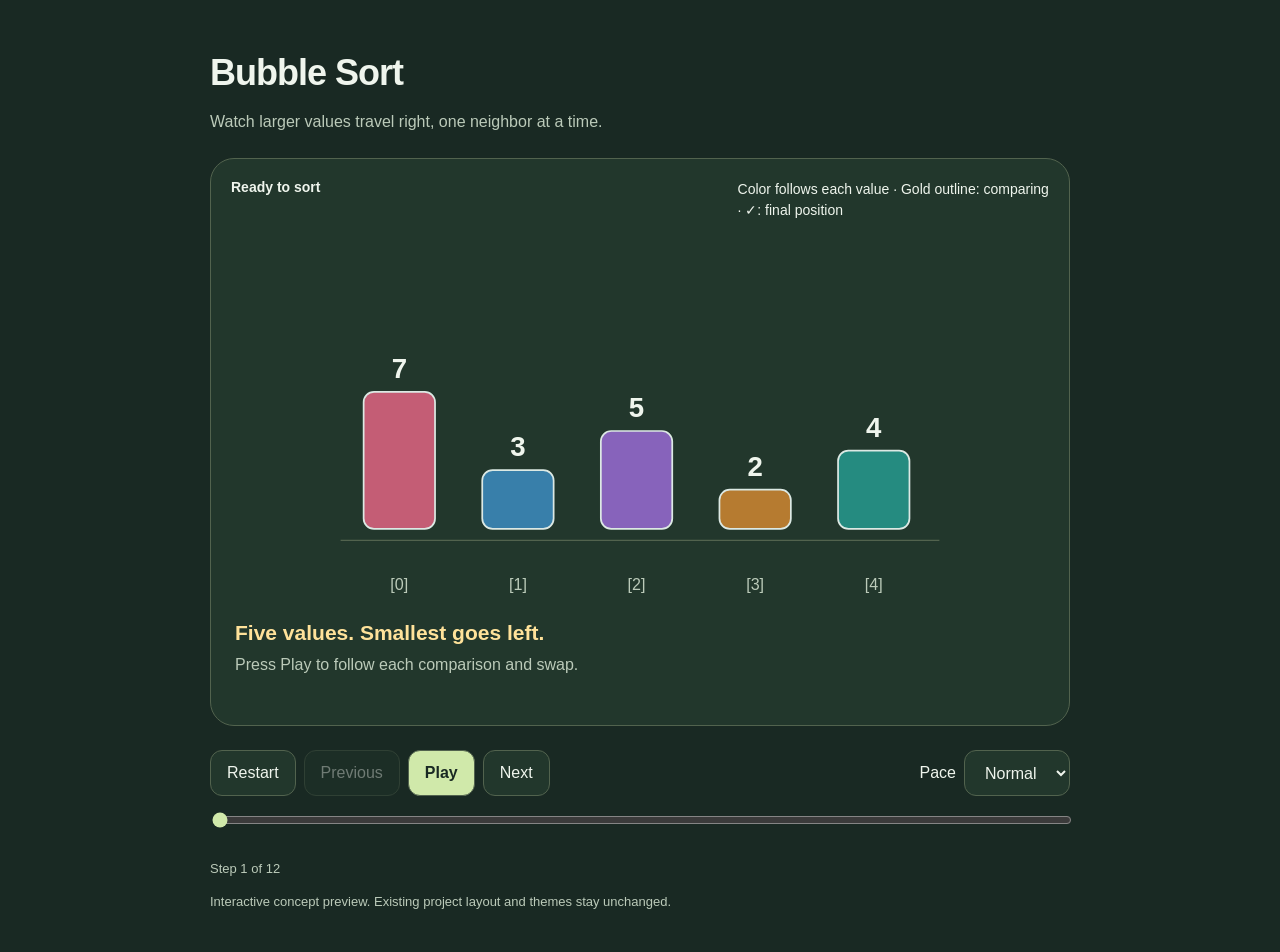
<file: docs/superpowers/specs/2026-10-28-animation-references/bubble-sort.html>
<!DOCTYPE html>
<html lang="en"><head><meta charset="utf-8"><meta name="viewport" content="width=device-width,initial-scale=1"><title>Bubble Sort — natural pace</title><style>
*{box-sizing:border-box}body{margin:0;background:#192923;color:#eff5ed;font:16px -apple-system,BlinkMacSystemFont,"Segoe UI",sans-serif}main{max-width:900px;margin:auto;padding:28px 20px}h1{font-size:36px;letter-spacing:-1px;margin-bottom:8px}p{color:#bbcab9;line-height:1.5}section{background:#22372c;border:1px solid #52634e;border-radius:24px;margin:24px 0;overflow:hidden}.top{display:flex;justify-content:space-between;gap:12px;padding:20px;flex-wrap:wrap;font-size:14px}svg{display:block;width:100%;max-height:380px}.caption{padding:0 24px 24px;min-height:104px}.caption h2{font-size:21px;margin:0 0 8px}.caption p{margin:0}.controls{display:flex;gap:8px;flex-wrap:wrap;align-items:center}button,select{font:inherit;min-height:46px;padding:10px 16px;border-radius:12px;border:1px solid #52634e;background:#22372c;color:#eff5ed;cursor:pointer}button.primary{background:#d0e9aa;color:#192923;font-weight:650}button:focus-visible,select:focus-visible,input:focus-visible{outline:3px solid #f1cc79;outline-offset:3px}button:disabled{opacity:.4}label{display:flex;align-items:center;gap:8px;margin-left:auto}input{width:100%;height:44px;accent-color:#d0e9aa}.note{font-size:13px}@media(max-width:480px){main{padding:16px 12px}label{margin-left:0}.caption{min-height:140px;padding:0 16px 20px}.controls button{padding:10px 12px}}
</style></head><body><main><h1>Bubble Sort</h1><p>Watch larger values travel right, one neighbor at a time.</p><section><div class="top"><strong id="pass">Ready to sort</strong><span>Gold: current pair · ✓: final position</span></div><svg viewBox="0 0 640 330" role="img" aria-labelledby="title"><title id="title">Unsorted values: 7, 3, 5, 2, 4</title><path d="M60 260H580" stroke="#52634e"/><g id="bars"></g><g id="positions"></g><path id="bracket" stroke="#f1cc79" stroke-width="2" fill="none"/></svg><div class="caption" aria-live="polite"><h2 id="heading">Five values. Smallest goes left.</h2><p id="reason">Press Play to follow each comparison and swap.</p></div></section><div class="controls"><button id="reset">Restart</button><button id="back">Previous</button><button class="primary" id="play">Play</button><button id="next">Next</button><label>Pace <select id="speed"><option value="1800">Normal</option><option value="3000">Slower</option><option value="1100">Faster</option></select></label></div><input id="seek" type="range" min="0" value="0" aria-label="Comparison step"><p class="note" id="count"></p><p class="note">Interactive concept preview. Existing project layout and themes stay unchanged.</p></main>
<style>
/* Color follows value; outlines and checks communicate algorithm state. */
#bars>g:nth-child(1) rect{fill:#c45d75}
#bars>g:nth-child(2) rect{fill:#387faa}
#bars>g:nth-child(3) rect{fill:#8763bb}
#bars>g:nth-child(4) rect{fill:#b67b30}
#bars>g:nth-child(5) rect{fill:#258b80}
#bars rect{stroke:#dce9e4;stroke-width:1.5}
#bars rect[stroke="#f1cc79"]{stroke:#ffe29a;stroke-width:4;filter:drop-shadow(0 0 7px #f1cc7940)}
#bars rect[stroke="#d0e9aa"]{stroke:#9bf0bb;stroke-width:3}
#bars text:nth-child(3){fill:#9bf0bb;font-weight:700}
#bracket{stroke:#ffe29a;stroke-width:3}
.top span{max-width:40ch;line-height:1.5}
.caption h2{color:#ffe29a}
</style>
<script>
document.querySelector('.top span').textContent='Color follows each value · Gold outline: comparing · ✓: final position';
</script>
<script>
(()=>{const $=id=>document.getElementById(id),values=[7,3,5,2,4],frames=[{order:[0,1,2,3,4],sorted:5,pass:0}],ns='http://www.w3.org/2000/svg';let order=[0,1,2,3,4];for(let end=4;end>0;end--){for(let j=0;j<end;j++){const pair=[order[j],order[j+1]],swap=values[pair[0]]>values[pair[1]],before=[...order];if(swap)[order[j],order[j+1]]=[order[j+1],order[j]];frames.push({order:[...order],before,pair,swap,j,pass:5-end,sorted:j===end-1?end:end+1});}}frames.push({order:[...order],sorted:0,pass:4});function el(tag,attrs,parent,text){const e=document.createElementNS(ns,tag);for(const[k,v]of Object.entries(attrs))e.setAttribute(k,v);e.textContent=text||'';parent.append(e);return e}const bars=values.map((v,id)=>{const g=el('g',{},$('bars'));el('rect',{x:0,y:-v*17,width:62,height:v*17,rx:9,stroke:'#8fa38b','stroke-width':2},g);el('text',{x:31,y:-v*17-12,fill:'#eff5ed','font-size':24,'font-weight':650,'text-anchor':'middle'},g,String(v));el('text',{x:31,y:25,fill:'#d0e9aa','font-size':18,'text-anchor':'middle'},g);el('text',{x:111+id*103,y:303,fill:'#bbcab9','font-size':14,'text-anchor':'middle'},$('positions'),`[${id}]`);return g});let index=0,timer=null,animations=[];const reduced=matchMedia('(prefers-reduced-motion: reduce)');function cancelMotion(){animations.forEach(a=>a.cancel());animations=[]}function pause(){clearTimeout(timer);timer=null;$('play').textContent='Play'}function render(animate=false){cancelMotion();const f=frames[index];bars.forEach((g,id)=>{const pos=f.order.indexOf(id),x=80+103*pos,active=f.pair?.includes(id),done=pos>=f.sorted;g.style.transform=`translate(${x}px,250px)`;g.children[0].setAttribute('fill',done?'#617c49':active?'#736039':'#425d49');g.children[0].setAttribute('stroke',done?'#d0e9aa':active?'#f1cc79':'#8fa38b');g.children[2].textContent=done?'✓':'';if(animate&&f.swap&&active&&!reduced.matches){const from=80+103*f.before.indexOf(id),lift=id===f.pair[0]?-72:30;animations.push(g.animate([{transform:`translate(${from}px,250px)`,offset:0},{transform:`translate(${from}px,250px)`,offset:.22},{transform:`translate(${(from+x)/2}px,${250+lift}px)`,offset:.6},{transform:`translate(${x}px,250px)`,offset:1}],{duration:Math.min(1050,Number($('speed').value)*.75),easing:'ease-in-out'}));}});const x=80+103*(f.j||0);$('bracket').setAttribute('d',f.pair?`M${x} 276 v8 h165 v-8`:'');$('pass').textContent=f.pass?`Pass ${f.pass} of 4`:'Ready to sort';if(f.pair){const a=values[f.pair[0]],b=values[f.pair[1]];$('heading').textContent=f.swap?`${a} > ${b} — swap neighbors`:`${a} ≤ ${b} — keep their order`;$('reason').textContent=(f.swap?`${a} moves right; ${b} moves left.`:'These neighbors already increase from left to right.')+(f.sorted===f.j+1?` ${values[f.order[f.sorted]]} is now in its final position.`:' Continue with the next pair.');}else{$('heading').textContent=index?'Sorted. Every value has its place.':'Five values. Smallest goes left.';$('reason').textContent=index?'Each pass moved the largest remaining value to the right.':'Press Play to follow each comparison and swap.'}$('title').textContent=`Values: ${f.order.map(i=>values[i]).join(', ')}. ${$('heading').textContent}`;$('count').textContent=`Step ${index+1} of ${frames.length}`;$('seek').value=index;$('back').disabled=index===0;$('next').disabled=index===frames.length-1}function advance(){index++;render(true);if(index===frames.length-1)pause();else timer=setTimeout(advance,Number($('speed').value))}$('play').onclick=()=>{if(timer){pause();cancelMotion();return}if(index===frames.length-1){index=0;render()}$('play').textContent='Pause';advance()};$('next').onclick=()=>{pause();index=Math.min(index+1,frames.length-1);render(true)};$('back').onclick=()=>{pause();index=Math.max(index-1,0);render()};$('reset').onclick=()=>{pause();index=0;render()};$('seek').max=frames.length-1;$('seek').oninput=()=>{pause();index=Number($('seek').value);render()};$('speed').onchange=()=>{if(timer){clearTimeout(timer);timer=setTimeout(advance,Number($('speed').value))}};render();})();
</script></body></html>
</file>
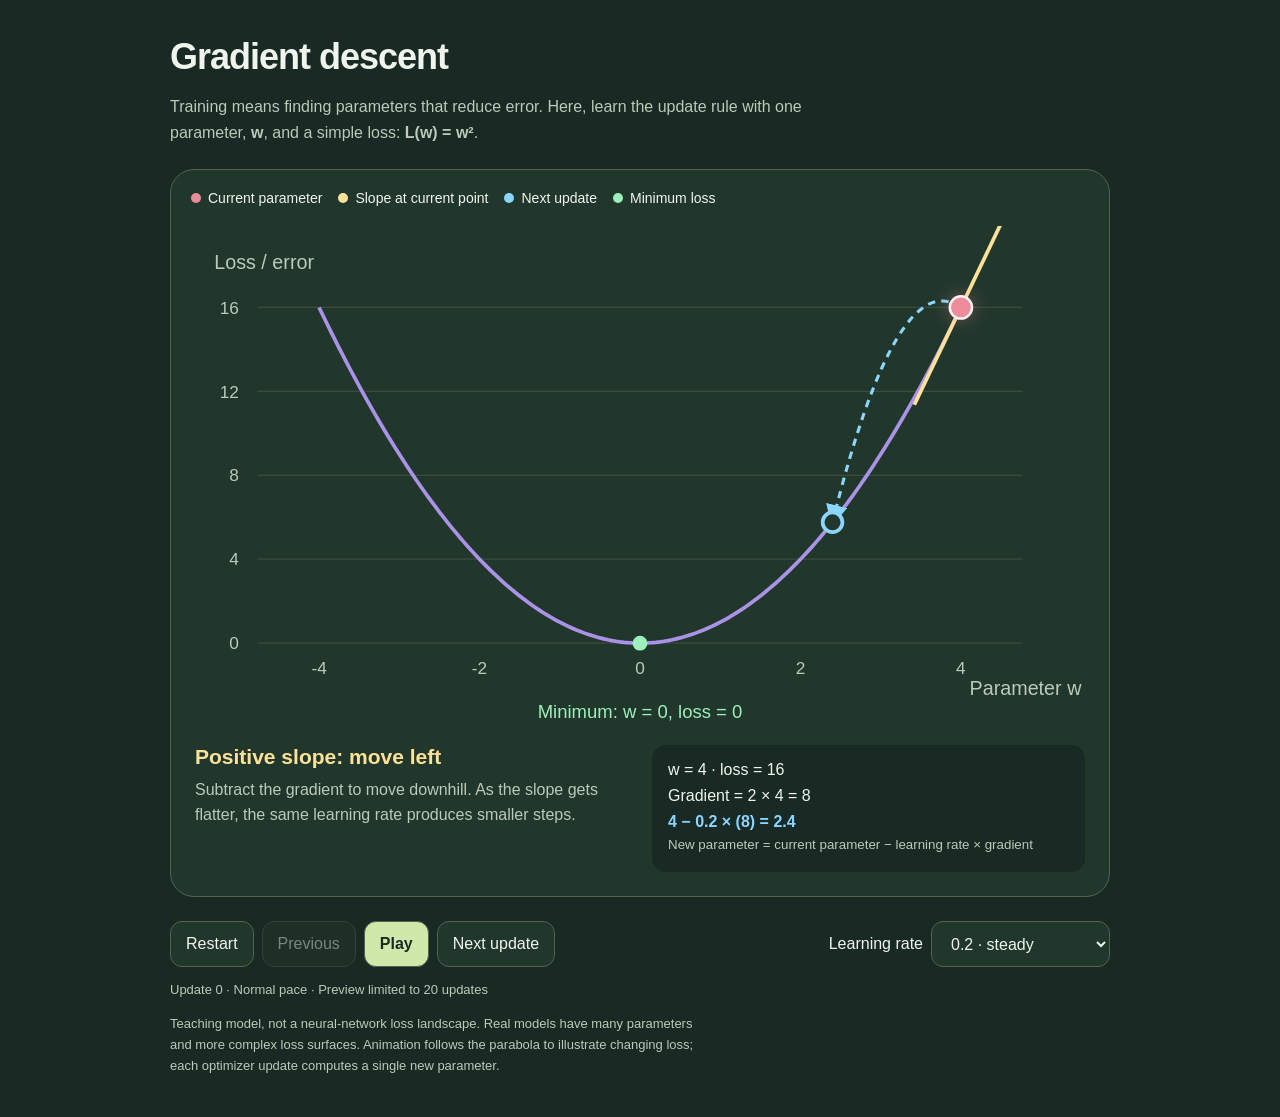
<file: docs/superpowers/specs/2026-10-28-animation-references/gradient-descent.html>
<!DOCTYPE html>
<html lang="en"><head><meta charset="utf-8"><meta name="viewport" content="width=device-width,initial-scale=1"><title>Gradient descent — visual lesson</title><style>
*{box-sizing:border-box}body{margin:0;background:#192923;color:#eff5ed;font:16px -apple-system,BlinkMacSystemFont,"Segoe UI",sans-serif}main{max-width:980px;margin:auto;padding:28px 20px}h1{font-size:36px;letter-spacing:-1px;margin:8px 0}p{line-height:1.6;color:#bbcab9;max-width:74ch}.stage{border:1px solid #52634e;border-radius:24px;background:#22372c;overflow:hidden;margin:24px 0}.legend{display:flex;gap:16px;flex-wrap:wrap;padding:20px;font-size:14px}.legend span::before{content:'';display:inline-block;width:10px;height:10px;background:var(--c);border-radius:50%;margin-right:7px}svg{display:block;width:100%;height:auto}.info{display:grid;grid-template-columns:1fr 1fr;gap:24px;padding:0 24px 24px}.info h2{font-size:21px;margin:0 0 8px;color:#ffe29a}.info p{margin:0}.math{background:#192923;border-radius:14px;padding:16px;font-variant-numeric:tabular-nums}.math strong{color:#8bd5ff}.math div{margin-bottom:8px}.math small{color:#bbcab9}.controls{display:flex;gap:8px;align-items:center;flex-wrap:wrap}button,select{font:inherit;min-height:46px;border-radius:12px;padding:10px 15px;background:#22372c;color:#eff5ed;border:1px solid #52634e;cursor:pointer}button.primary{background:#d0e9aa;color:#192923;font-weight:650}button:disabled{opacity:.45}button:focus-visible,select:focus-visible{outline:3px solid #ffe29a;outline-offset:3px}label{display:flex;gap:8px;align-items:center;margin-left:auto}.note{font-size:13px}#dot{filter:drop-shadow(0 0 7px #ee8b9b60)}@media(max-width:600px){main{padding:20px 12px}.info{grid-template-columns:1fr;gap:16px;padding:0 16px 20px}label{margin-left:0}.legend{gap:10px;padding:16px;font-size:12px}.controls button{flex:1}}
</style></head><body><main><h1>Gradient descent</h1><p>Training means finding parameters that reduce error. Here, learn the update rule with one parameter, <b>w</b>, and a simple loss: <b>L(w) = w²</b>.</p>
<section class="stage" aria-label="Gradient descent visualization"><div class="legend"><span style="--c:#ee8b9b">Current parameter</span><span style="--c:#ffe29a">Slope at current point</span><span style="--c:#8bd5ff">Next update</span><span style="--c:#9bf0bb">Minimum loss</span></div>
<svg viewBox="0 0 760 420" role="img" aria-labelledby="chart-title"><title id="chart-title">Loss curve L(w) = w squared. Starting at w = 4.</title><defs><marker id="arrow" viewBox="0 0 10 10" refX="8" refY="5" markerWidth="7" markerHeight="7" orient="auto-start-reverse"><path d="M0 0L10 5L0 10Z" fill="#8bd5ff"/></marker></defs><g id="grid"></g><path id="curve" fill="none" stroke="#aa92e7" stroke-width="3"/><g id="trail"></g><path id="tangent" stroke="#ffe29a" stroke-width="3"/><path id="update" stroke="#8bd5ff" stroke-width="2.5" stroke-dasharray="6 5" fill="none" marker-end="url(#arrow)"/><circle cx="380" cy="338" r="6" fill="#9bf0bb"/><text x="380" y="399" text-anchor="middle" fill="#9bf0bb" font-size="15">Minimum: w = 0, loss = 0</text><circle id="target" r="8" fill="#22372c" stroke="#8bd5ff" stroke-width="3"/><circle id="dot" r="9" fill="#ee8b9b" stroke="#fff2f4" stroke-width="2"/><text x="35" y="35" fill="#bbcab9" font-size="16">Loss / error</text><text x="647" y="380" fill="#bbcab9" font-size="16">Parameter w</text></svg>
<div class="info"><div aria-live="polite"><h2 id="heading"></h2><p id="reason"></p></div><div class="math"><div id="state"></div><div id="slope"></div><strong id="formula"></strong><p><small>New parameter = current parameter − learning rate × gradient</small></p></div></div></section>
<div class="controls"><button id="reset">Restart</button><button id="back">Previous</button><button id="play" class="primary">Play</button><button id="next">Next update</button><label>Learning rate <select id="rate"><option value="0.2">0.2 · steady</option><option value="0.8">0.8 · overshoots</option><option value="1">1.0 · never settles</option></select></label></div><p class="note" id="counter"></p><p class="note">Teaching model, not a neural-network loss landscape. Real models have many parameters and more complex loss surfaces. Animation follows the parabola to illustrate changing loss; each optimizer update computes a single new parameter.</p></main><script>
(()=>{'use strict';const $=id=>document.getElementById(id),ns='http://www.w3.org/2000/svg',x=w=>380+w*65,y=w=>338-w*w*17,fmt=n=>Math.abs(n)<.0005?'0':n.toFixed(3).replace(/\.?0+$/,'');function el(tag,a,p,text){const e=document.createElementNS(ns,tag);for(const[k,v]of Object.entries(a))e.setAttribute(k,v);if(text)e.textContent=text;p.append(e);return e}for(let loss=0;loss<=16;loss+=4){const py=338-loss*17;el('path',{d:`M70 ${py}H690`,stroke:'#52634e','stroke-opacity':'.5'},$('grid'));el('text',{x:55,y:py+5,fill:'#bbcab9','font-size':14,'text-anchor':'end'},$('grid'),String(loss))}for(let w=-4;w<=4;w+=2)el('text',{x:x(w),y:363,fill:'#bbcab9','font-size':14,'text-anchor':'middle'},$('grid'),String(w));let d='';for(let i=0;i<=160;i++){const w=-4+i*.05;d+=`${i?'L':'M'}${x(w)} ${y(w)} `}$('curve').setAttribute('d',d);let history=[4],index=0,timer=null,raf=0,moving=false;const reduced=matchMedia('(prefers-reduced-motion: reduce)');function point(id,w){$(id).setAttribute('cx',x(w));$(id).setAttribute('cy',y(w))}function stop(){clearTimeout(timer);timer=null;cancelAnimationFrame(raf);moving=false;$('play').textContent='Play';render()}function render(){const w=history[index],rate=Number($('rate').value),gradient=2*w,next=w-rate*gradient,done=Math.abs(w)<.025;point('dot',w);point('target',next);$('target').style.visibility=done?'hidden':'visible';const half=.58;$('tangent').setAttribute('d',`M${x(w-half)} ${y(w)+gradient*half*17}L${x(w+half)} ${y(w)-gradient*half*17}`);$('update').setAttribute('d',done?'':`M${x(w)} ${y(w)}Q${(x(w)+x(next))/2} ${Math.max(30,Math.min(y(w),y(next))-45)} ${x(next)} ${y(next)}`);$('trail').replaceChildren();history.slice(0,index).forEach(v=>el('circle',{cx:x(v),cy:y(v),r:4,fill:'#ee8b9b',opacity:.45},$('trail')));$('state').textContent=`w = ${fmt(w)} · loss = ${fmt(w*w)}`;$('slope').textContent=`Gradient = 2 × ${fmt(w)} = ${fmt(gradient)}`;$('formula').textContent=done?'Close enough to the minimum':`${fmt(w)} − ${rate} × (${fmt(gradient)}) = ${fmt(next)}`;$('heading').textContent=done?'Loss is close to zero':rate===1&&index>0?'Same loss. Back and forth.':w>0?'Positive slope: move left':'Negative slope: move right';$('reason').textContent=done?'The slope is almost flat, so updates become tiny. This demo stops when |w| < 0.025.':rate===1?'This learning rate jumps to the opposite side with exactly the same loss. It will keep bouncing.':rate>.5?'This step crosses the minimum. Loss still falls here, but the parameter alternates sides.':'Subtract the gradient to move downhill. As the slope gets flatter, the same learning rate produces smaller steps.';$('counter').textContent=`Update ${index} · Normal pace · ${done?'Demo stop reached':'Preview limited to 20 updates'}`;$('chart-title').textContent=`Loss w squared. Current w ${fmt(w)}, loss ${fmt(w*w)}. Next w ${fmt(next)}.`;$('back').disabled=index===0;$('next').disabled=done||index>=20||moving;$('play').disabled=done||index>=20}
function step(autoplay=false){if(moving)return;const from=history[index],to=from-Number($('rate').value)*2*from;if(Math.abs(from)<.025||index>=20){stop();return}moving=true;render();const start=performance.now();function finish(){history=history.slice(0,index+1);history.push(to);index++;moving=false;render();if(autoplay&&Math.abs(to)>=.025&&index<20){timer=setTimeout(()=>step(true),950)}else{timer=null;$('play').textContent='Play'}}function tick(now){const t=Math.min(1,(now-start)/750),ease=t*t*(3-2*t);point('dot',from+(to-from)*ease);if(t<1)raf=requestAnimationFrame(tick);else finish()}if(reduced.matches)finish();else raf=requestAnimationFrame(tick)}$('next').onclick=()=>{stop();step()};$('play').onclick=()=>{if(timer||moving){stop();return}$('play').textContent='Pause';timer=setTimeout(()=>step(true),650)};$('back').onclick=()=>{stop();index=Math.max(0,index-1);render()};function reset(){stop();history=[4];index=0;render()}$('reset').onclick=reset;$('rate').onchange=reset;render();})();
</script></body></html>
</file>
